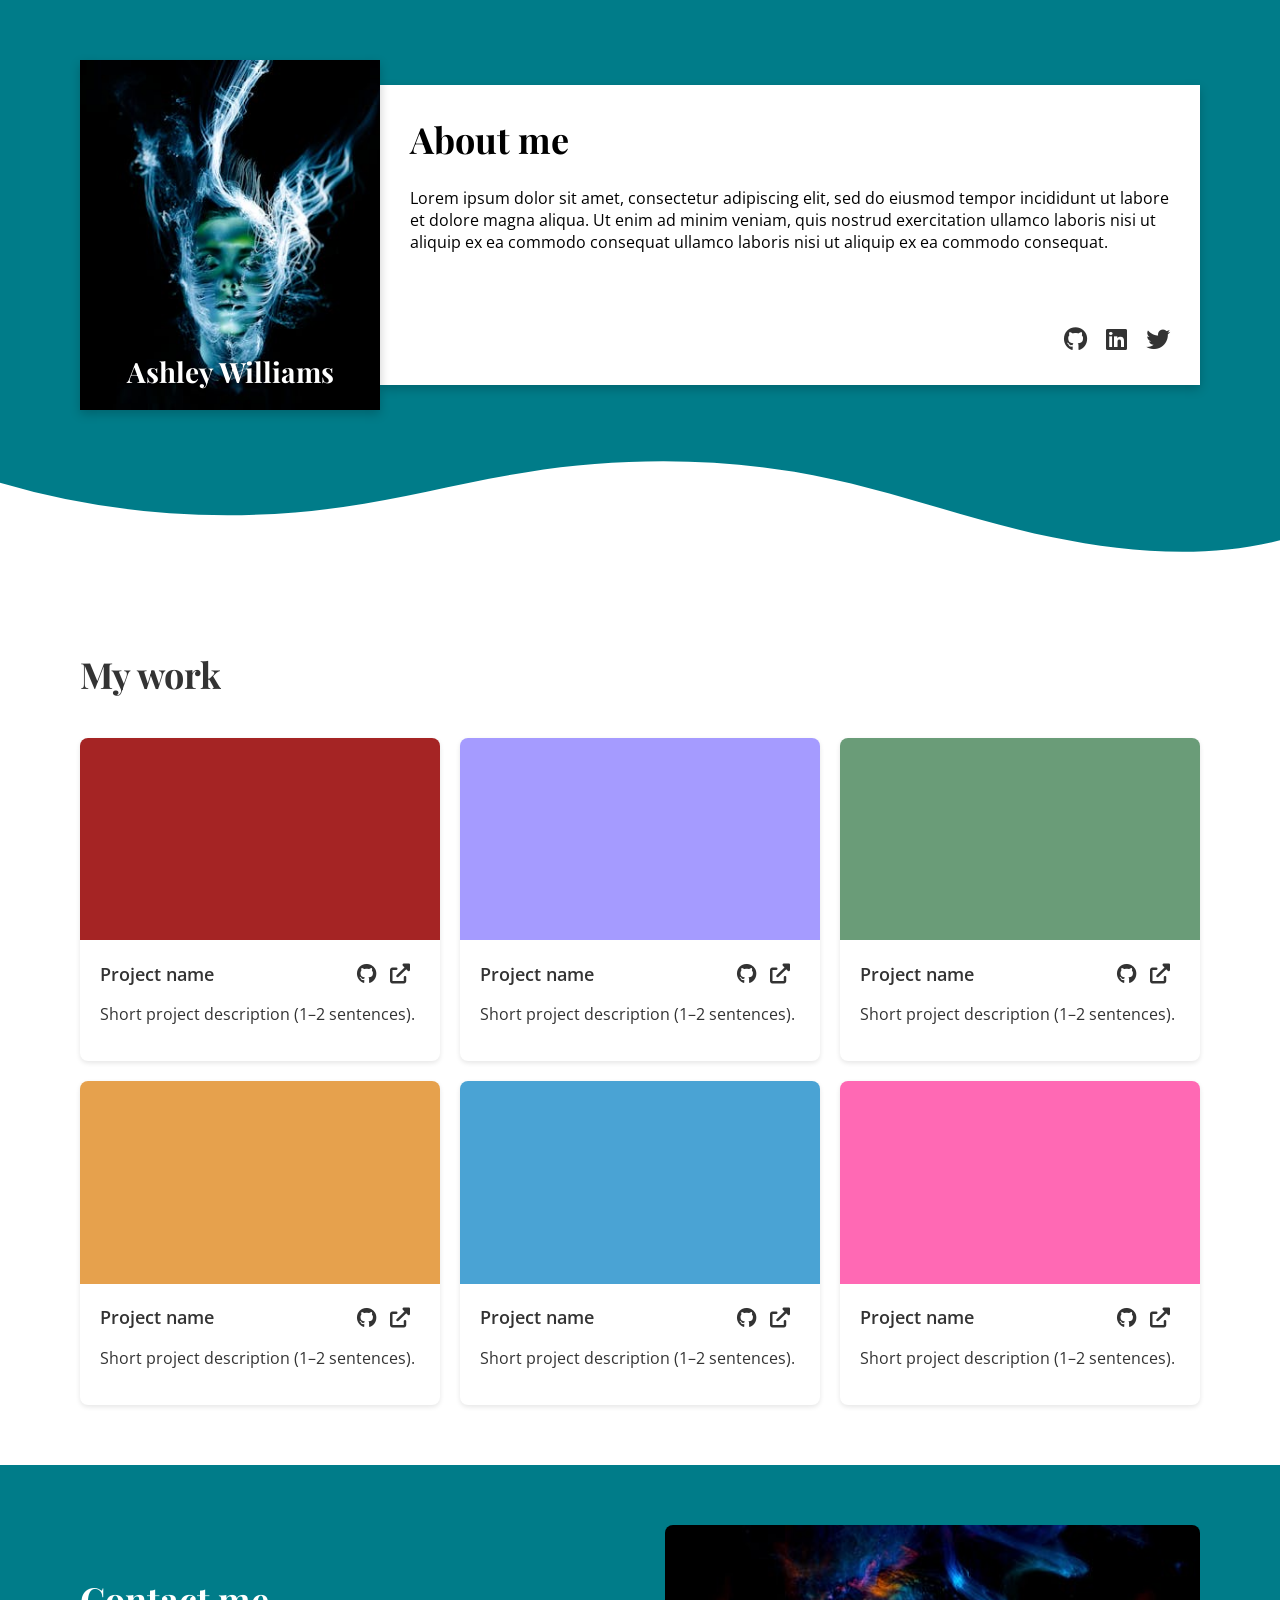
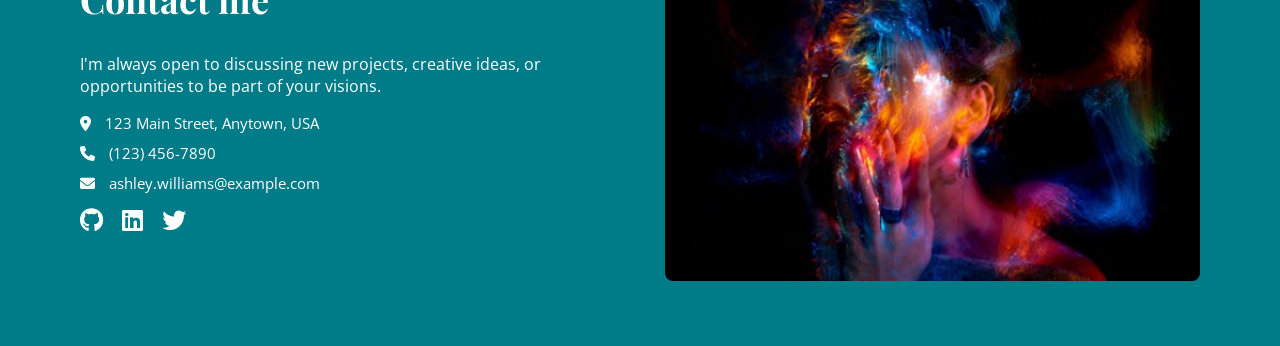
<file: index.html>
<!DOCTYPE html>
<html lang="en">
<head>
    <meta charset="UTF-8">
    <meta name="viewport" content="width=device-width, initial-scale=1.0">
    <title>Ashley Williams | Portfolio</title>
    <link rel="stylesheet" href="https://cdnjs.cloudflare.com/ajax/libs/font-awesome/6.0.0-beta3/css/all.min.css">
    <link rel="stylesheet" href="style.css">
</head>
<body>
    <header>
        <div class="header-container">
            <div class="header-left">
                <div class="profile-container">
                    <img src="img/header.jpg" alt="Ashley Williams Profile Picture" class="profile-picture">
                    <div class="profile-name">Ashley Williams</div>
                </div>
            </div>
            <div class="header-right">
                <div class="header-right-content">
                    <h1>About me</h1>
                    <p>Lorem ipsum dolor sit amet, consectetur adipiscing elit, sed do eiusmod tempor incididunt ut labore et dolore magna aliqua. Ut enim ad minim veniam, quis nostrud exercitation ullamco laboris nisi ut aliquip ex ea commodo consequat ullamco laboris nisi ut aliquip ex ea commodo consequat.</p>
                </div>
                <div class="social-icons">
                    <a href="#"><i class="fab fa-github"></i></a>
                    <a href="#"><i class="fab fa-linkedin"></i></a>
                    <a href="#"><i class="fab fa-twitter"></i></a>
                </div>
            </div>
        </div>
        <div class="wave-container">
            <svg data-name="Layer 1" xmlns="http://www.w3.org/2000/svg" viewBox="0 0 1200 120" preserveAspectRatio="none">
                <path d="M321.39,56.44c58-10.79,114.16-30.13,172-41.86,82.39-16.72,168.19-17.73,250.45-.39C823.78,31,906.67,72,985.66,92.83c70.05,18.48,146.53,26.09,214.34,3V120H0V27.35A600.21,600.21,0,0,0,321.39,56.44Z" class="shape-fill"></path>
            </svg>
        </div>
    </header>
    <main>
        <div class="main-container">
            <h2>My work</h2>
            <div class="project-grid">
                <div class="card">
                    <div class="card-image-placeholder red"></div>
                    <div class="card-content">
                        <div class="card-title-row">
                            <h3>Project name</h3>
                            <div class="card-icons">
                                <a href="#"><i class="fab fa-github"></i></a>
                                <a href="#"><i class="fas fa-external-link-alt"></i></a>
                            </div>
                        </div>
                        <p>Short project description (1–2 sentences).</p>
                    </div>
                </div>
                <div class="card">
                    <div class="card-image-placeholder purple"></div>
                    <div class="card-content">
                        <div class="card-title-row">
                            <h3>Project name</h3>
                            <div class="card-icons">
                                <a href="#"><i class="fab fa-github"></i></a>
                                <a href="#"><i class="fas fa-external-link-alt"></i></a>
                            </div>
                        </div>
                        <p>Short project description (1–2 sentences).</p>
                    </div>
                </div>
                <div class="card">
                    <div class="card-image-placeholder green"></div>
                    <div class="card-content">
                        <div class="card-title-row">
                            <h3>Project name</h3>
                            <div class="card-icons">
                                <a href="#"><i class="fab fa-github"></i></a>
                                <a href="#"><i class="fas fa-external-link-alt"></i></a>
                            </div>
                        </div>
                        <p>Short project description (1–2 sentences).</p>
                    </div>
                </div>
                <div class="card">
                    <div class="card-image-placeholder orange"></div>
                    <div class="card-content">
                        <div class="card-title-row">
                            <h3>Project name</h3>
                            <div class="card-icons">
                                <a href="#"><i class="fab fa-github"></i></a>
                                <a href="#"><i class="fas fa-external-link-alt"></i></a>
                            </div>
                        </div>
                        <p>Short project description (1–2 sentences).</p>
                    </div>
                </div>
                <div class="card">
                    <div class="card-image-placeholder blue"></div>
                    <div class="card-content">
                        <div class="card-title-row">
                            <h3>Project name</h3>
                            <div class="card-icons">
                                <a href="#"><i class="fab fa-github"></i></a>
                                <a href="#"><i class="fas fa-external-link-alt"></i></a>
                            </div>
                        </div>
                        <p>Short project description (1–2 sentences).</p>
                    </div>
                </div>
                <div class="card">
                    <div class="card-image-placeholder pink"></div>
                    <div class="card-content">
                        <div class="card-title-row">
                            <h3>Project name</h3>
                            <div class="card-icons">
                                <a href="#"><i class="fab fa-github"></i></a>
                                <a href="#"><i class="fas fa-external-link-alt"></i></a>
                            </div>
                        </div>
                        <p>Short project description (1–2 sentences).</p>
                    </div>
                </div>
            </div>
        </div>
    </main>
    <footer>
        <div class="footer-container">
            <div class="footer-left">
                <h2>Contact me</h2>
                <p>I'm always open to discussing new projects, creative ideas, or opportunities to be part of your visions. </p>
                <div class="contact-details">
                    <p><i class="fas fa-map-marker-alt"></i> 123 Main Street, Anytown, USA</p>
                    <p><i class="fas fa-phone"></i> (123) 456-7890</p>
                    <p><i class="fas fa-envelope"></i> ashley.williams@example.com</p>
                </div>
                <div class="social-icons">
                    <a href="#"><i class="fab fa-github"></i></a>
                    <a href="#"><i class="fab fa-linkedin"></i></a>
                    <a href="#"><i class="fab fa-twitter"></i></a>
                </div>
            </div>
            <div class="footer-right">
                <img src="img/footer.jpg" alt="Ashley Williams at work" class="footer-image">
            </div>
        </div>
    </footer>
</body>
</html>
</file>
<file: style.css>
/* General Body Styles */
@import url('https://fonts.googleapis.com/css2?family=Open+Sans:wght@400;600&family=Playfair+Display:wght@700&display=swap');
body {
    font-family: 'Open Sans', sans-serif;
    margin: 0;
    color: #333;
    background-color: #FFFFFF;
}

a {
    text-decoration: none;
    color: inherit;
}

.container {
    max-width: 1200px;
    margin: 0 auto;
}

/* Header Styles */
header {
    background-color: #007C89;
    color: white;
    padding: 60px 80px 150px;
    position: relative;
}

.header-container {
    display: grid;
    grid-template-columns: 300px 1fr;
    align-items: center;
    gap: 0;
    max-width: 1200px;
    margin: 0 auto;
}

.profile-container {
    position: relative;
    width: 300px;
    height: 350px;
    box-shadow: 0 4px 10px rgba(0,0,0,0.2);
}

.profile-picture {
    width: 100%;
    height: 100%;
    object-fit: cover;
    object-position: center;
}

.profile-name {
    position: absolute;
    bottom: 20px;
    left: 50%;
    transform: translateX(-50%);
    color: white;
    font-family: 'Playfair Display', serif;
    font-size: 28px;
    font-weight: 700;
    text-shadow: 1px 1px 3px rgba(0,0,0,0.6);
    width: 100%;
    text-align: center;
}

.header-right {
    background-color: white;
    color: black;
    padding: 30px;
    box-shadow: 0 4px 10px rgba(0,0,0,0.2);
    height: 300px; 
    box-sizing: border-box;
    display: flex;
    flex-direction: column;
    justify-content: space-between;
}

.header-right h1 {
    font-family: 'Playfair Display', serif;
    font-size: 36px;
    margin-top: 0;
}

.social-icons {
    align-self: flex-end;
}

.social-icons a {
    margin-left: 15px;
    font-size: 24px;
    color: white;
}

.header-right .social-icons a {
    color: #333;
}

.social-icons a:hover {
    opacity: 0.8;
}

.wave-container {
    position: absolute;
    bottom: 0;
    left: 0;
    width: 100%;
    overflow: hidden;
    line-height: 0;
}

.wave-container svg {
    position: relative;
    display: block;
    width: calc(100% + 1.3px);
    height: 100px;
}

.wave-container .shape-fill {
    fill: #FFFFFF;
}

/* Main Section Styles */
main {
    padding: 60px 80px;
}

.main-container {
    max-width: 1200px;
    margin: 0 auto;
}

.main-container h2 {
    font-family: 'Playfair Display', serif;
    font-size: 36px;
    text-align: left;
    margin-bottom: 40px;
}

.project-grid {
    display: grid;
    grid-template-columns: repeat(3, 1fr);
    gap: 20px;
}

.card {
    background-color: white;
    border-radius: 8px;
    box-shadow: 0 2px 5px rgba(0,0,0,0.1);
    transition: transform 0.2s, box-shadow 0.2s;
}

.card:hover {
    transform: translateY(-5px);
    box-shadow: 0 4px 10px rgba(0,0,0,0.2);
}

.card-image-placeholder {
    width: 100%;
    padding-top: 56.25%; /* 16:9 Aspect Ratio */
    border-top-left-radius: 8px;
    border-top-right-radius: 8px;
}

.red { background-color: #A52424; }
.purple { background-color: #A59BFF; }
.green { background-color: #6A9C78; }
.orange { background-color: #E6A14D; }
.blue { background-color: #4AA3D4; }
.pink {background-color: hotpink;}

.card-content {
    padding: 20px;
}

.card-content h3 {
    font-family: 'Open Sans', sans-serif;
    font-weight: 600;
    font-size: 18px;
    margin-top: 0;
    margin-bottom: 0;
}

.card-title-row {
    display: flex;
    justify-content: space-between;
    align-items: center;
    margin-bottom: 15px;
}

.card-icons {
    margin-top: 0;
}

.card-icons a {
    margin-right: 10px;
    font-size: 20px;
    color: #333;
}

.card-icons a:hover {
    color: #005F68;
}

/* Footer Styles */
footer {
    background-color: #007C89;
    color: white;
    padding: 60px 80px;
}

.footer-container {
    display: grid;
    grid-template-columns: 1fr 1fr;
    align-items: center;
    gap: 50px;
    max-width: 1200px;
    margin: 0 auto;
}

.footer-left h2 {
    font-family: 'Playfair Display', serif;
    font-size: 36px;
    margin-top: 0;
}

.contact-details p {
    font-size: 15px;
    margin: 10px 0;
}

.contact-details i {
    margin-right: 10px;
}

.footer-image {
    width: 100%;
    border-radius: 8px;
}

footer .social-icons a {
    color: white;
}

footer .social-icons a:first-child {
    margin-left: 0;
}

footer .social-icons a:hover {
    opacity: 0.8;
}

footer a:hover {
    text-decoration: underline;
    opacity: 0.8;
}

/* Responsive Styles */
@media (max-width: 1200px) {
    .header-container, .main-container, .footer-container {
        padding-left: 20px;
        padding-right: 20px;
    }
}

@media (max-width: 1023px) {
    .header-container {
        grid-template-columns: 1fr;
        text-align: center;
    }

    .profile-container {
        margin: 0 auto 20px;
    }

    .header-right {
        height: auto;
    }

    .social-icons {
        align-self: center;
    }

    .project-grid {
        grid-template-columns: repeat(2, 1fr);
    }

    .footer-container {
        grid-template-columns: repeat(2, 1fr);
        text-align: center;
    }

    .footer-image {
        margin-top: 30px;
    }
}

@media (max-width: 767px) {
    header {
        padding: 40px 20px 150px;
    }
    main, footer {
        padding: 40px 20px;
    }

    .project-grid {
        grid-template-columns: 1fr;
    }

    .header-right h1, .main-container h2, .footer-left h2 {
        font-size: 28px;
    }

    .profile-name {
        font-size: 64px;
    }

    .footer-container {
        grid-template-columns: 1fr;
        text-align: center;
    }
}

@media (min-width: 768px) and (max-width: 1023px) {
    .header-container {
        display: block;
        text-align: left;
        gap: 0;
    }

    .header-left {
        float: left;
        margin-right: 1rem;
    }

    .profile-container {
        margin: 0;
        width: 350px;
        height: 350px;
    }

    .header-right {
        margin-top: 60px;
        width: auto;
        display: block;
    }

    .social-icons {
        align-self: auto;
        display: flex;
        justify-content: flex-end;
        gap: 15px;
        margin-top: 20px;
    }

    .header-right .social-icons a {
        margin-left: 0;
    }
}
</file>
